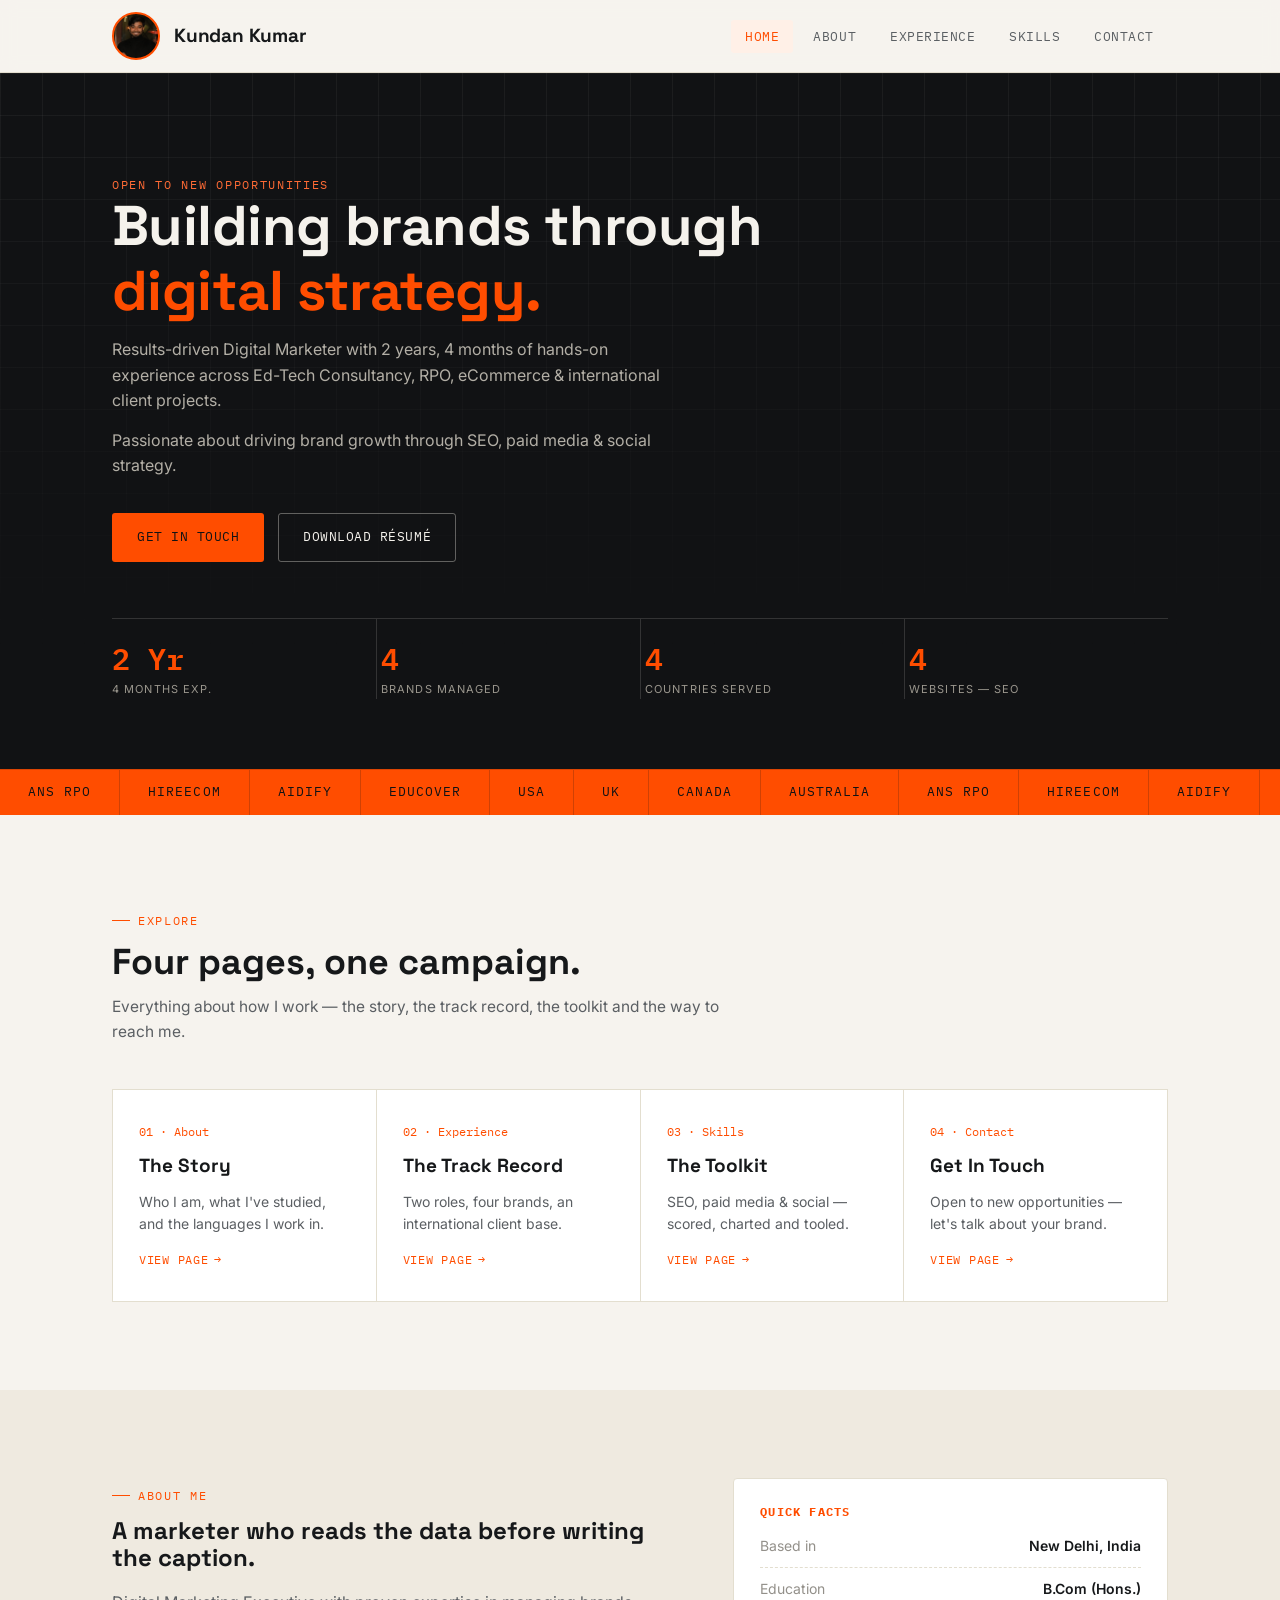
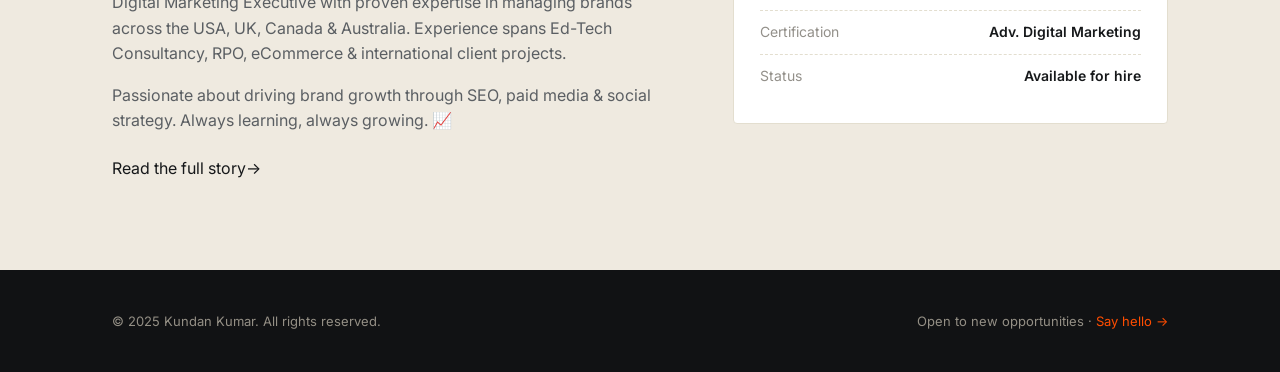
<file: index.html>
<!DOCTYPE html>
<html lang="en">
<head>
    <meta charset="UTF-8">
    <meta name="viewport" content="width=device-width, initial-scale=1.0">
    <title>Kundan Kumar — Digital Marketer</title>
    <meta name="description" content="Results-driven Digital Marketer specializing in SEO, paid media & social strategy across USA, UK, Canada & Australia.">
    <link rel="stylesheet" href="style.css">
</head>
<body>

    <!-- Navigation -->
    <nav class="navbar">
        <div class="wrap">
            <a href="index.html" class="logo-link">
                <span class="logo-mark">KK</span>
                <h1 class="logo">Kundan Kumar</h1>
            </a>

            <ul class="nav-links">
                <li><a href="index.html">Home</a></li>
                <li><a href="about.html">About</a></li>
                <li><a href="experience.html">Experience</a></li>
                <li><a href="skills.html">Skills</a></li>
                <li><a href="contact.html">Contact</a></li>
            </ul>

            <button class="nav-toggle" aria-label="Toggle menu">
                <span></span>
                <span></span>
                <span></span>
            </button>
        </div>
    </nav>

    <!-- Hero -->
    <header class="hero">
        <div class="hero-grid"></div>

        <div class="wrap">

            <div class="hero-header">
                <p class="hero-tag">Open to new opportunities</p>

                <h2>
                    Building brands through<br>
                    <span class="highlight">digital strategy.</span>
                </h2>

                <p class="hero-description">
                    Results-driven Digital Marketer with 2 years, 4 months of hands-on experience across
                    Ed-Tech Consultancy, RPO, eCommerce & international client projects.
                </p>

                <p class="hero-description">
                    Passionate about driving brand growth through SEO, paid media & social strategy.
                </p>
            </div>

            <div class="hero-buttons">

                <a href="contact.html" class="btn btn-primary">
                    Get In Touch
                </a>

                <a 
                    href="https://drive.google.com/file/d/1Gyb5WB1WxGmtBwsgytY5Z9ROJRUYP5k7/view?usp=sharing"
                    class="btn btn-secondary"
                    target="_blank"
                    rel="noopener"
                >
                    Download Résumé
                </a>

            </div>

            <div class="stats-inline">

                <div class="stat">
                    <h3>2 Yr</h3>
                    <p>4 MONTHS EXP.</p>
                </div>

                <div class="stat">
                    <h3>4</h3>
                    <p>BRANDS MANAGED</p>
                </div>

                <div class="stat">
                    <h3>4</h3>
                    <p>COUNTRIES SERVED</p>
                </div>

                <div class="stat">
                    <h3>4</h3>
                    <p>WEBSITES — SEO</p>
                </div>

            </div>

        </div>

        <div class="ticker">
            <div class="ticker-track">

                <span>ANS RPO</span>
                <span>HIREECOM</span>
                <span>AIDIFY</span>
                <span>EDUCOVER</span>
                <span>USA</span>
                <span>UK</span>
                <span>CANADA</span>
                <span>AUSTRALIA</span>

                <span>ANS RPO</span>
                <span>HIREECOM</span>
                <span>AIDIFY</span>
                <span>EDUCOVER</span>
                <span>USA</span>
                <span>UK</span>
                <span>CANADA</span>
                <span>AUSTRALIA</span>

            </div>
        </div>

    </header>

    <!-- Hub: links out to the four detail pages -->
    <section class="block">

        <div class="wrap">

            <div class="block-head">

                <span class="eyebrow">Explore</span>

                <h2>Four pages, one campaign.</h2>

                <p>
                    Everything about how I work — the story, the track record,
                    the toolkit and the way to reach me.
                </p>

            </div>

            <div class="hub-grid">

                <a class="hub-card" href="about.html">

                    <span class="num">01 · About</span>

                    <h3>The Story</h3>

                    <p>
                        Who I am, what I've studied, and the languages I work in.
                    </p>

                    <span class="go">
                        View page <span class="arrow">→</span>
                    </span>

                </a>

                <a class="hub-card" href="experience.html">

                    <span class="num">02 · Experience</span>

                    <h3>The Track Record</h3>

                    <p>
                        Two roles, four brands, an international client base.
                    </p>

                    <span class="go">
                        View page <span class="arrow">→</span>
                    </span>

                </a>

                <a class="hub-card" href="skills.html">

                    <span class="num">03 · Skills</span>

                    <h3>The Toolkit</h3>

                    <p>
                        SEO, paid media & social — scored, charted and tooled.
                    </p>

                    <span class="go">
                        View page <span class="arrow">→</span>
                    </span>

                </a>

                <a class="hub-card" href="contact.html">

                    <span class="num">04 · Contact</span>

                    <h3>Get In Touch</h3>

                    <p>
                        Open to new opportunities — let's talk about your brand.
                    </p>

                    <span class="go">
                        View page <span class="arrow">→</span>
                    </span>

                </a>

            </div>

        </div>

    </section>

    <!-- About snapshot -->
    <section class="block alt">

        <div class="wrap about-layout">

            <div class="about-copy">

                <span class="eyebrow">About me</span>

                <h2 style="margin-top:12px;">
                    A marketer who reads the data before writing the caption.
                </h2>

                <p style="margin-top:18px;">
                    Digital Marketing Executive with proven expertise in managing brands across the USA, UK,
                    Canada & Australia. Experience spans Ed-Tech Consultancy, RPO, eCommerce & international
                    client projects.
                </p>

                <p>
                    Passionate about driving brand growth through SEO, paid media & social strategy.
                    Always learning, always growing. 📈
                </p>

                <a href="about.html" class="go" style="margin-top:6px; display:inline-flex;">
                    Read the full story <span class="arrow">→</span>
                </a>

            </div>

            <div>

                <div class="side-card">

                    <h4>Quick Facts</h4>

                    <div class="detail-row">
                        <span class="k">Based in</span>
                        <span class="v">New Delhi, India</span>
                    </div>

                    <div class="detail-row">
                        <span class="k">Education</span>
                        <span class="v">B.Com (Hons.)</span>
                    </div>

                    <div class="detail-row">
                        <span class="k">Certification</span>
                        <span class="v">Adv. Digital Marketing</span>
                    </div>

                    <div class="detail-row">
                        <span class="k">Status</span>
                        <span class="v">Available for hire</span>
                    </div>

                </div>

            </div>

        </div>

    </section>

    <!-- Footer -->
    <footer>

        <div class="wrap">

            <p>
                &copy; 2025 Kundan Kumar. All rights reserved.
            </p>

            <p>
                Open to new opportunities ·
                <a href="contact.html">Say hello →</a>
            </p>

        </div>

    </footer>

    <script src="script.js"></script>

</body>
</html>
</file>
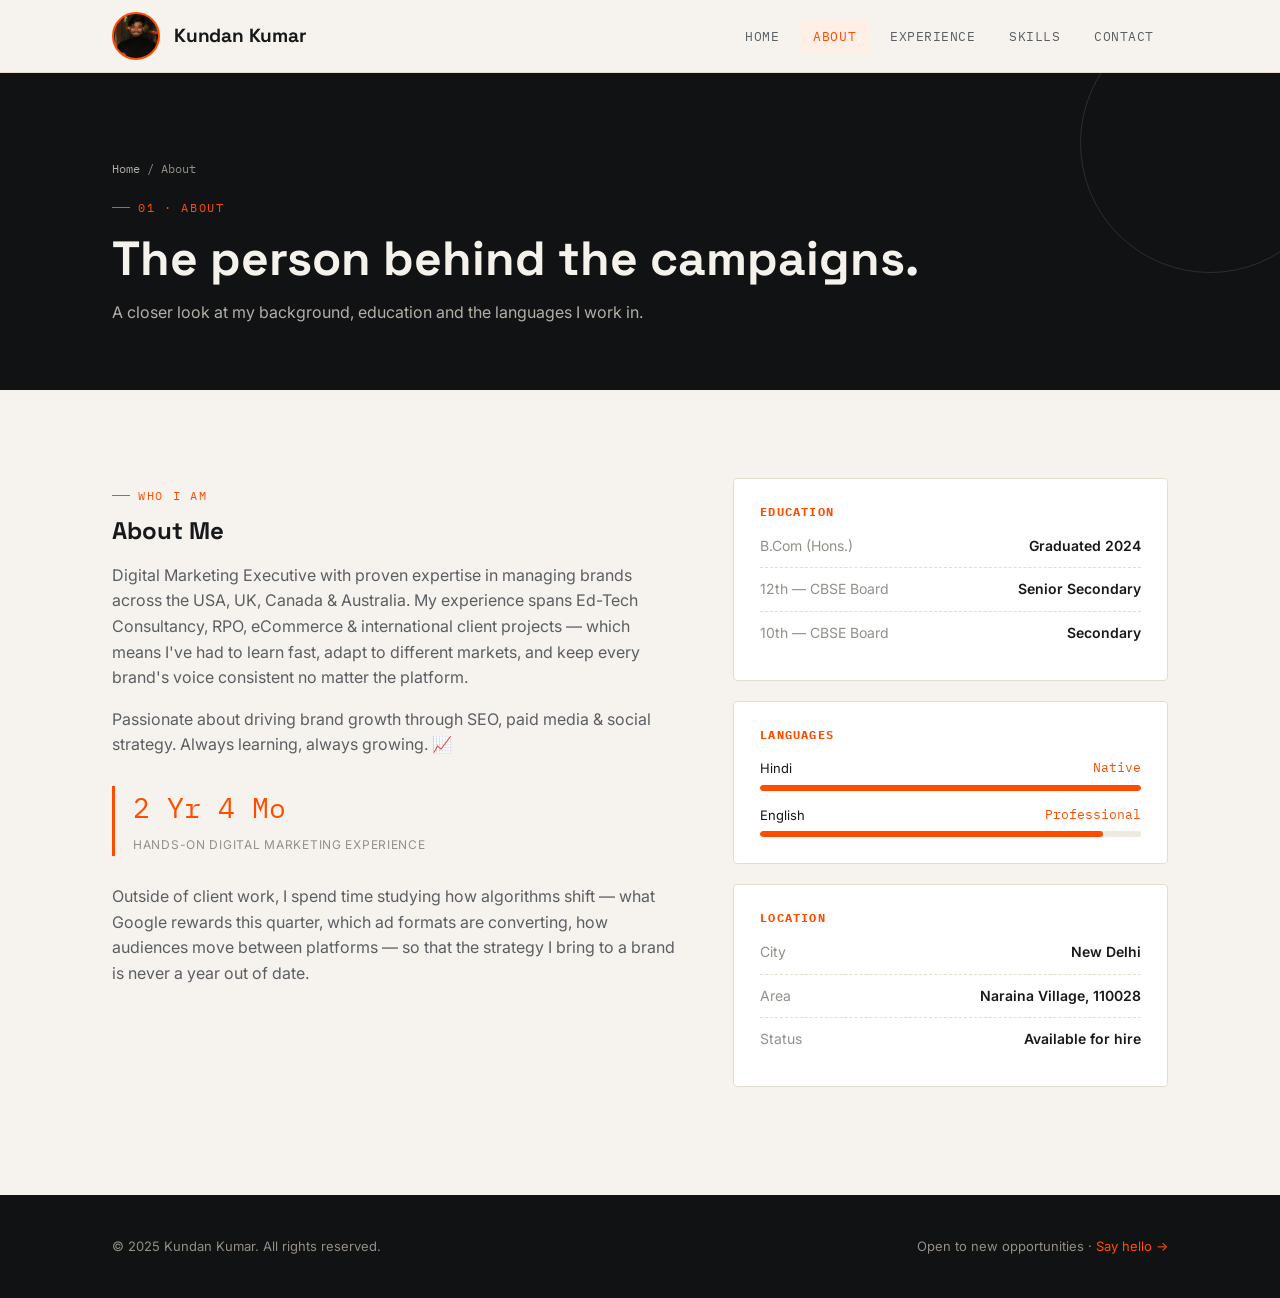
<file: about.html>
<!DOCTYPE html>
<html lang="en">
<head>
    <meta charset="UTF-8">
    <meta name="viewport" content="width=device-width, initial-scale=1.0">
    <title>About — Kundan Kumar</title>
    <link rel="stylesheet" href="style.css">
</head>
<body>

    <nav class="navbar">
        <div class="wrap">
            <a href="index.html" class="logo-link">
                <span class="logo-mark">KK</span>
                <h1 class="logo">Kundan Kumar</h1>
            </a>
            <ul class="nav-links">
                <li><a href="index.html">Home</a></li>
                <li><a href="about.html">About</a></li>
                <li><a href="experience.html">Experience</a></li>
                <li><a href="skills.html">Skills</a></li>
                <li><a href="contact.html">Contact</a></li>
            </ul>
            <button class="nav-toggle" aria-label="Toggle menu"><span></span><span></span><span></span></button>
        </div>
    </nav>

    <header class="page-header">
        <div class="wrap">
            <p class="crumb"><a href="index.html">Home</a> / About</p>
            <span class="eyebrow">01 · About</span>
            <h1>The person behind the campaigns.</h1>
            <p class="lede">A closer look at my background, education and the languages I work in.</p>
        </div>
    </header>

    <section class="block">
        <div class="wrap about-layout">

            <div class="about-copy">
                <span class="eyebrow">Who I am</span>
                <h2 style="margin-top:12px;">About Me</h2>
                <p style="margin-top:18px;">
                    Digital Marketing Executive with proven expertise in managing brands across the USA, UK,
                    Canada & Australia. My experience spans Ed-Tech Consultancy, RPO, eCommerce & international
                    client projects — which means I've had to learn fast, adapt to different markets, and keep
                    every brand's voice consistent no matter the platform.
                </p>
                <p>
                    Passionate about driving brand growth through SEO, paid media & social strategy. Always
                    learning, always growing. 📈
                </p>

                <div class="pull-figure">
                    <span class="n">2 Yr 4 Mo</span>
                    <span class="l">Hands-on digital marketing experience</span>
                </div>

                <p>
                    Outside of client work, I spend time studying how algorithms shift — what Google rewards
                    this quarter, which ad formats are converting, how audiences move between platforms — so
                    that the strategy I bring to a brand is never a year out of date.
                </p>
            </div>

            <div>
                <div class="side-card">
                    <h4>Education</h4>
                    <div class="detail-row"><span class="k">B.Com (Hons.)</span><span class="v">Graduated 2024</span></div>
                    <div class="detail-row"><span class="k">12th — CBSE Board</span><span class="v">Senior Secondary</span></div>
                    <div class="detail-row"><span class="k">10th — CBSE Board</span><span class="v">Secondary</span></div>
                </div>

                <div class="side-card">
                    <h4>Languages</h4>
                    <div class="lang-bar-row">
                        <div class="lbl"><span>Hindi</span><span class="pct">Native</span></div>
                        <div class="lang-track"><div class="lang-fill" data-fill="100" style="width:0"></div></div>
                    </div>
                    <div class="lang-bar-row">
                        <div class="lbl"><span>English</span><span class="pct">Professional</span></div>
                        <div class="lang-track"><div class="lang-fill" data-fill="90" style="width:0"></div></div>
                    </div>
                </div>

                <div class="side-card">
                    <h4>Location</h4>
                    <div class="detail-row"><span class="k">City</span><span class="v">New Delhi</span></div>
                    <div class="detail-row"><span class="k">Area</span><span class="v">Naraina Village, 110028</span></div>
                    <div class="detail-row"><span class="k">Status</span><span class="v">Available for hire</span></div>
                </div>
            </div>

        </div>
    </section>

    <footer>
        <div class="wrap">
            <p>&copy; 2025 Kundan Kumar. All rights reserved.</p>
            <p>Open to new opportunities · <a href="contact.html">Say hello →</a></p>
        </div>
    </footer>

    <script src="script.js"></script>
</body>
</html>
</file>
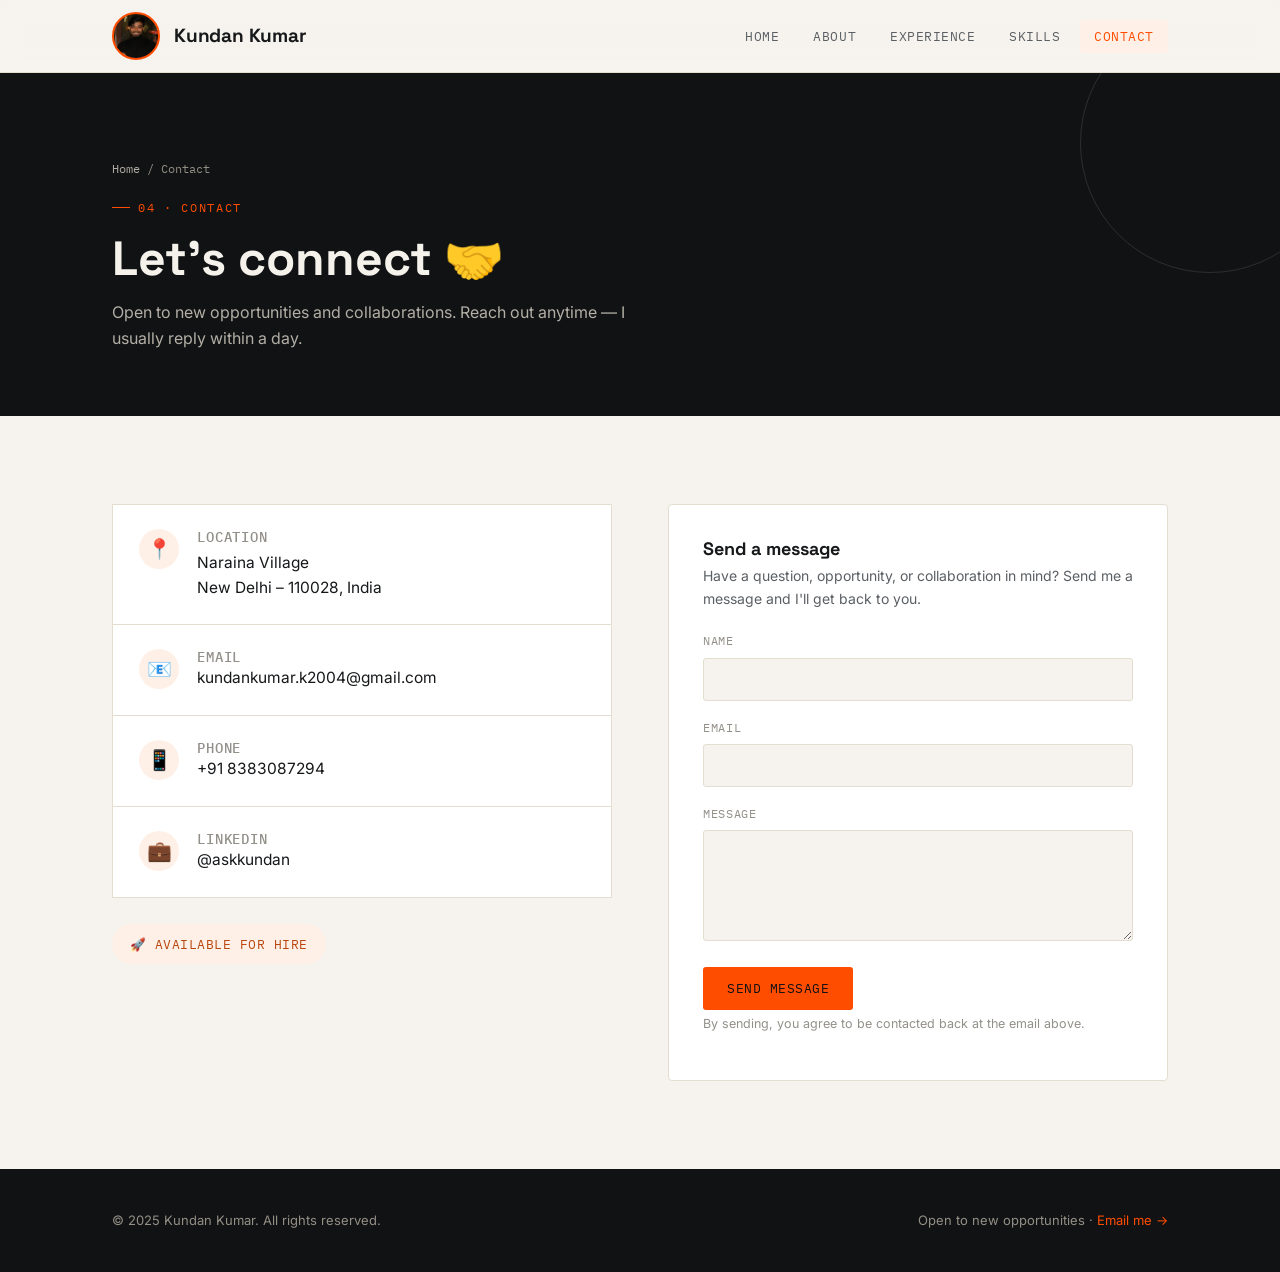
<file: contact.html>
<!DOCTYPE html>
<html lang="en">
<head>
    <meta charset="UTF-8">
    <meta name="viewport" content="width=device-width, initial-scale=1.0">
    <title>Contact — Kundan Kumar</title>
    <link rel="stylesheet" href="style.css">
</head>
<body>

    <nav class="navbar">
        <div class="wrap">
            <a href="index.html" class="logo-link">
                <span class="logo-mark">KK</span>
                <h1 class="logo">Kundan Kumar</h1>
            </a>
            <ul class="nav-links">
                <li><a href="index.html">Home</a></li>
                <li><a href="about.html">About</a></li>
                <li><a href="experience.html">Experience</a></li>
                <li><a href="skills.html">Skills</a></li>
                <li><a href="contact.html">Contact</a></li>
            </ul>
            <button class="nav-toggle" aria-label="Toggle menu">
                <span></span><span></span><span></span>
            </button>
        </div>
    </nav>

    <header class="page-header">
        <div class="wrap">
            <p class="crumb"><a href="index.html">Home</a> / Contact</p>
            <span class="eyebrow">04 · Contact</span>
            <h1>Let's connect 🤝</h1>
            <p class="lede">Open to new opportunities and collaborations. Reach out anytime — I usually reply within a day.</p>
        </div>
    </header>

    <section class="block">
        <div class="wrap contact-layout">

            <div>
                <div class="contact-grid">

                    <div class="contact-item-main">
                        <span class="contact-icon-main">📍</span>
                        <div>
                            <h3>Location</h3>
                            <p>Naraina Village<br>New Delhi – 110028, India</p>
                        </div>
                    </div>

                    <div class="contact-item-main">
                        <span class="contact-icon-main">📧</span>
                        <div>
                            <h3>Email</h3>
                            <a href="mailto:kundankumar.k2004@gmail.com">
                                kundankumar.k2004@gmail.com
                            </a>
                        </div>
                    </div>

                    <div class="contact-item-main">
                        <span class="contact-icon-main">📱</span>
                        <div>
                            <h3>Phone</h3>
                            <a href="tel:+918383087294">+91 8383087294</a>
                        </div>
                    </div>

                    <div class="contact-item-main">
                        <span class="contact-icon-main">💼</span>
                        <div>
                            <h3>LinkedIn</h3>
                            <a href="https://www.linkedin.com/in/askkundan/" target="_blank" rel="noopener">
                                @askkundan
                            </a>
                        </div>
                    </div>

                </div>

                <div class="available-badge">
                    <span>🚀</span> Available for Hire
                </div>
            </div>

            <div class="form-card">
                <h3>Send a message</h3>

                <p>Have a question, opportunity, or collaboration in mind? Send me a message and I'll get back to you.</p>

                <form action="https://formspree.io/f/xppayvrb" method="POST" id="contact-form">

                    <div class="field">
                        <label for="name">Name</label>
                        <input type="text" id="name" name="name" required>
                    </div>

                    <div class="field">
                        <label for="email">Email</label>
                        <input type="email" id="email" name="email" required>
                    </div>

                    <div class="field">
                        <label for="message">Message</label>
                        <textarea id="message" name="message" rows="5" required></textarea>
                    </div>

                    <button type="submit" class="btn btn-primary" style="border:none; cursor:pointer;">
                        Send Message
                    </button>

                    <p class="form-note">
                        By sending, you agree to be contacted back at the email above.
                    </p>

                </form>
            </div>

        </div>
    </section>

    <footer>
        <div class="wrap">
            <p>&copy; 2025 Kundan Kumar. All rights reserved.</p>
            <p>
                Open to new opportunities ·
                <a href="mailto:kundankumar.k2004@gmail.com">Email me →</a>
            </p>
        </div>
    </footer>

    <script src="script.js"></script>
</body>
</html>
</file>
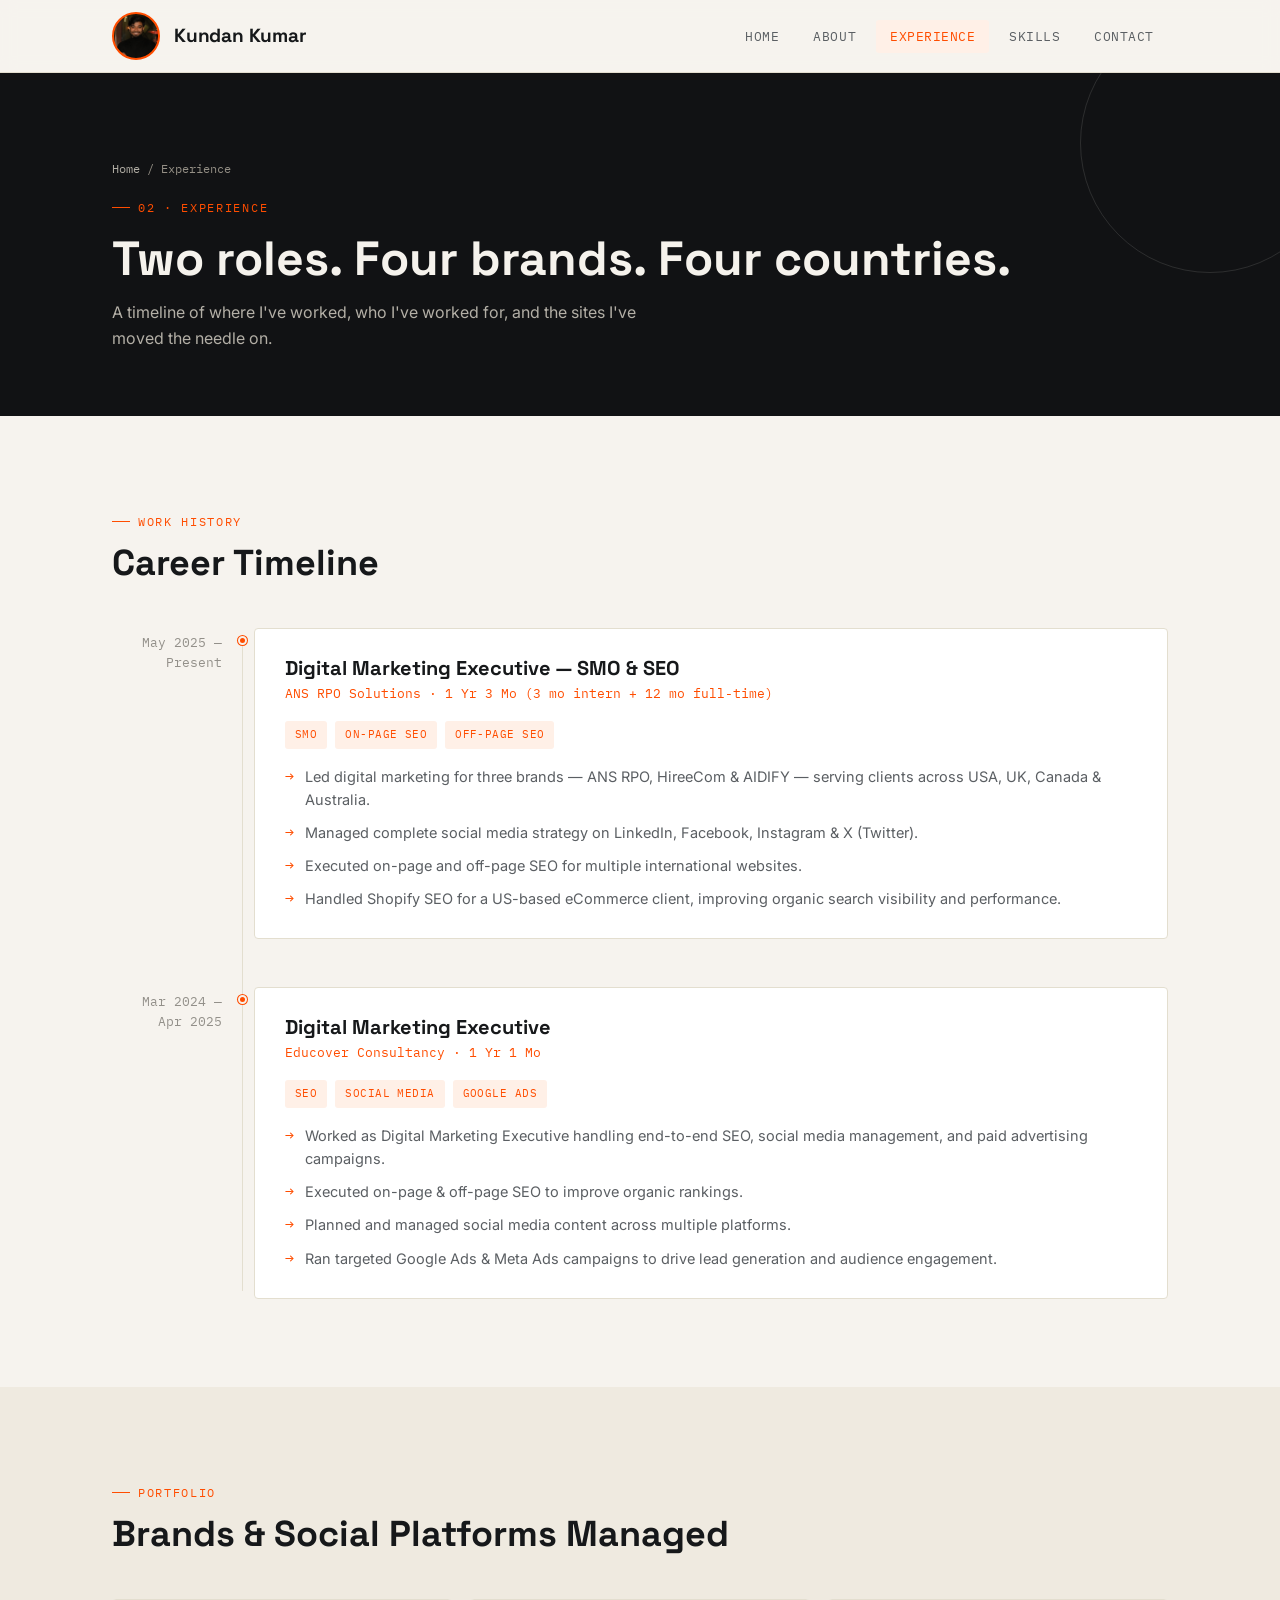
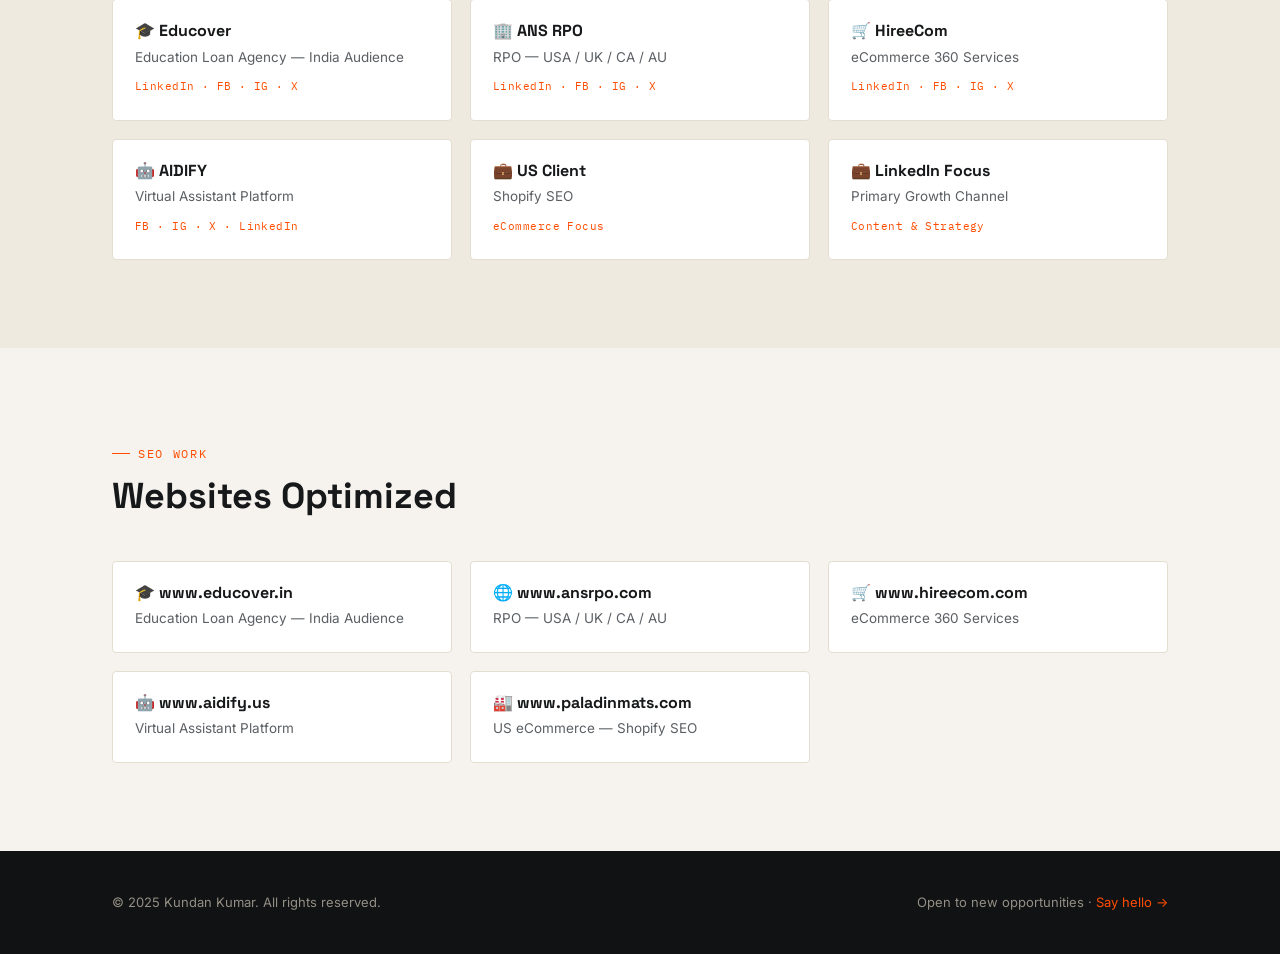
<file: experience.html>
<!DOCTYPE html>
<html lang="en">
<head>
    <meta charset="UTF-8">
    <meta name="viewport" content="width=device-width, initial-scale=1.0">
    <title>Experience — Kundan Kumar</title>
    <link rel="stylesheet" href="style.css">
</head>
<body>

    <nav class="navbar">
        <div class="wrap">
            <a href="index.html" class="logo-link">
                <span class="logo-mark">KK</span>
                <h1 class="logo">Kundan Kumar</h1>
            </a>
            <ul class="nav-links">
                <li><a href="index.html">Home</a></li>
                <li><a href="about.html">About</a></li>
                <li><a href="experience.html">Experience</a></li>
                <li><a href="skills.html">Skills</a></li>
                <li><a href="contact.html">Contact</a></li>
            </ul>
            <button class="nav-toggle" aria-label="Toggle menu"><span></span><span></span><span></span></button>
        </div>
    </nav>

    <header class="page-header">
        <div class="wrap">
            <p class="crumb"><a href="index.html">Home</a> / Experience</p>
            <span class="eyebrow">02 · Experience</span>
            <h1>Two roles. Four brands. Four countries.</h1>
            <p class="lede">A timeline of where I've worked, who I've worked for, and the sites I've moved the needle on.</p>
        </div>
    </header>

    <section class="block">
        <div class="wrap">
            <div class="block-head">
                <span class="eyebrow">Work history</span>
                <h2>Career Timeline</h2>
            </div>

            <div class="timeline">

                <div class="tl-item">
                    <div class="tl-date">May 2025 —<br>Present</div>
                    <div class="tl-dot"></div>
                    <div class="tl-card">
                        <h3>Digital Marketing Executive — SMO &amp; SEO</h3>
                        <p class="company-name">ANS RPO Solutions · 1 Yr 3 Mo (3 mo intern + 12 mo full-time)</p>
                        <div class="badge-row">
                            <span class="badge">SMO</span>
                            <span class="badge">On-Page SEO</span>
                            <span class="badge">Off-Page SEO</span>
                        </div>
                        <ul>
                            <li>Led digital marketing for three brands — ANS RPO, HireeCom &amp; AIDIFY — serving clients across USA, UK, Canada &amp; Australia.</li>
                            <li>Managed complete social media strategy on LinkedIn, Facebook, Instagram &amp; X (Twitter).</li>
                            <li>Executed on-page and off-page SEO for multiple international websites.</li>
                            <li>Handled Shopify SEO for a US-based eCommerce client, improving organic search visibility and performance.</li>
                        </ul>
                    </div>
                </div>

                <div class="tl-item">
                    <div class="tl-date">Mar 2024 —<br>Apr 2025</div>
                    <div class="tl-dot"></div>
                    <div class="tl-card">
                        <h3>Digital Marketing Executive</h3>
                        <p class="company-name">Educover Consultancy · 1 Yr 1 Mo</p>
                        <div class="badge-row">
                            <span class="badge">SEO</span>
                            <span class="badge">Social Media</span>
                            <span class="badge">Google Ads</span>
                        </div>
                        <ul>
                            <li>Worked as Digital Marketing Executive handling end-to-end SEO, social media management, and paid advertising campaigns.</li>
                            <li>Executed on-page &amp; off-page SEO to improve organic rankings.</li>
                            <li>Planned and managed social media content across multiple platforms.</li>
                            <li>Ran targeted Google Ads &amp; Meta Ads campaigns to drive lead generation and audience engagement.</li>
                        </ul>
                    </div>
                </div>

            </div>
        </div>
    </section>

    <section class="block alt">
        <div class="wrap">
            <div class="block-head">
                <span class="eyebrow">Portfolio</span>
                <h2>Brands &amp; Social Platforms Managed</h2>
            </div>
            <div class="grid-4">
                <div class="tile"><h3>🎓 Educover</h3><p>Education Loan Agency — India Audience</p><span class="tag">LinkedIn · FB · IG · X</span></div>
                <div class="tile"><h3>🏢 ANS RPO</h3><p>RPO — USA / UK / CA / AU</p><span class="tag">LinkedIn · FB · IG · X</span></div>
                <div class="tile"><h3>🛒 HireeCom</h3><p>eCommerce 360 Services</p><span class="tag">LinkedIn · FB · IG · X</span></div>
                <div class="tile"><h3>🤖 AIDIFY</h3><p>Virtual Assistant Platform</p><span class="tag">FB · IG · X · LinkedIn</span></div>
                <div class="tile"><h3>💼 US Client</h3><p>Shopify SEO</p><span class="tag">eCommerce Focus</span></div>
                <div class="tile"><h3>💼 LinkedIn Focus</h3><p>Primary Growth Channel</p><span class="tag">Content &amp; Strategy</span></div>
            </div>
        </div>
    </section>

    <section class="block">
        <div class="wrap">
            <div class="block-head">
                <span class="eyebrow">SEO work</span>
                <h2>Websites Optimized</h2>
            </div>
            <div class="grid-4">
                <div class="tile"><h3>🎓 www.educover.in</h3><p>Education Loan Agency — India Audience</p></div>
                <div class="tile"><h3>🌐 www.ansrpo.com</h3><p>RPO — USA / UK / CA / AU</p></div>
                <div class="tile"><h3>🛒 www.hireecom.com</h3><p>eCommerce 360 Services</p></div>
                <div class="tile"><h3>🤖 www.aidify.us</h3><p>Virtual Assistant Platform</p></div>
                <div class="tile"><h3>🏭 www.paladinmats.com</h3><p>US eCommerce — Shopify SEO</p></div>
            </div>
        </div>
    </section>

    <footer>
        <div class="wrap">
            <p>&copy; 2025 Kundan Kumar. All rights reserved.</p>
            <p>Open to new opportunities · <a href="contact.html">Say hello →</a></p>
        </div>
    </footer>

    <script src="script.js"></script>
</body>
</html>
</file>
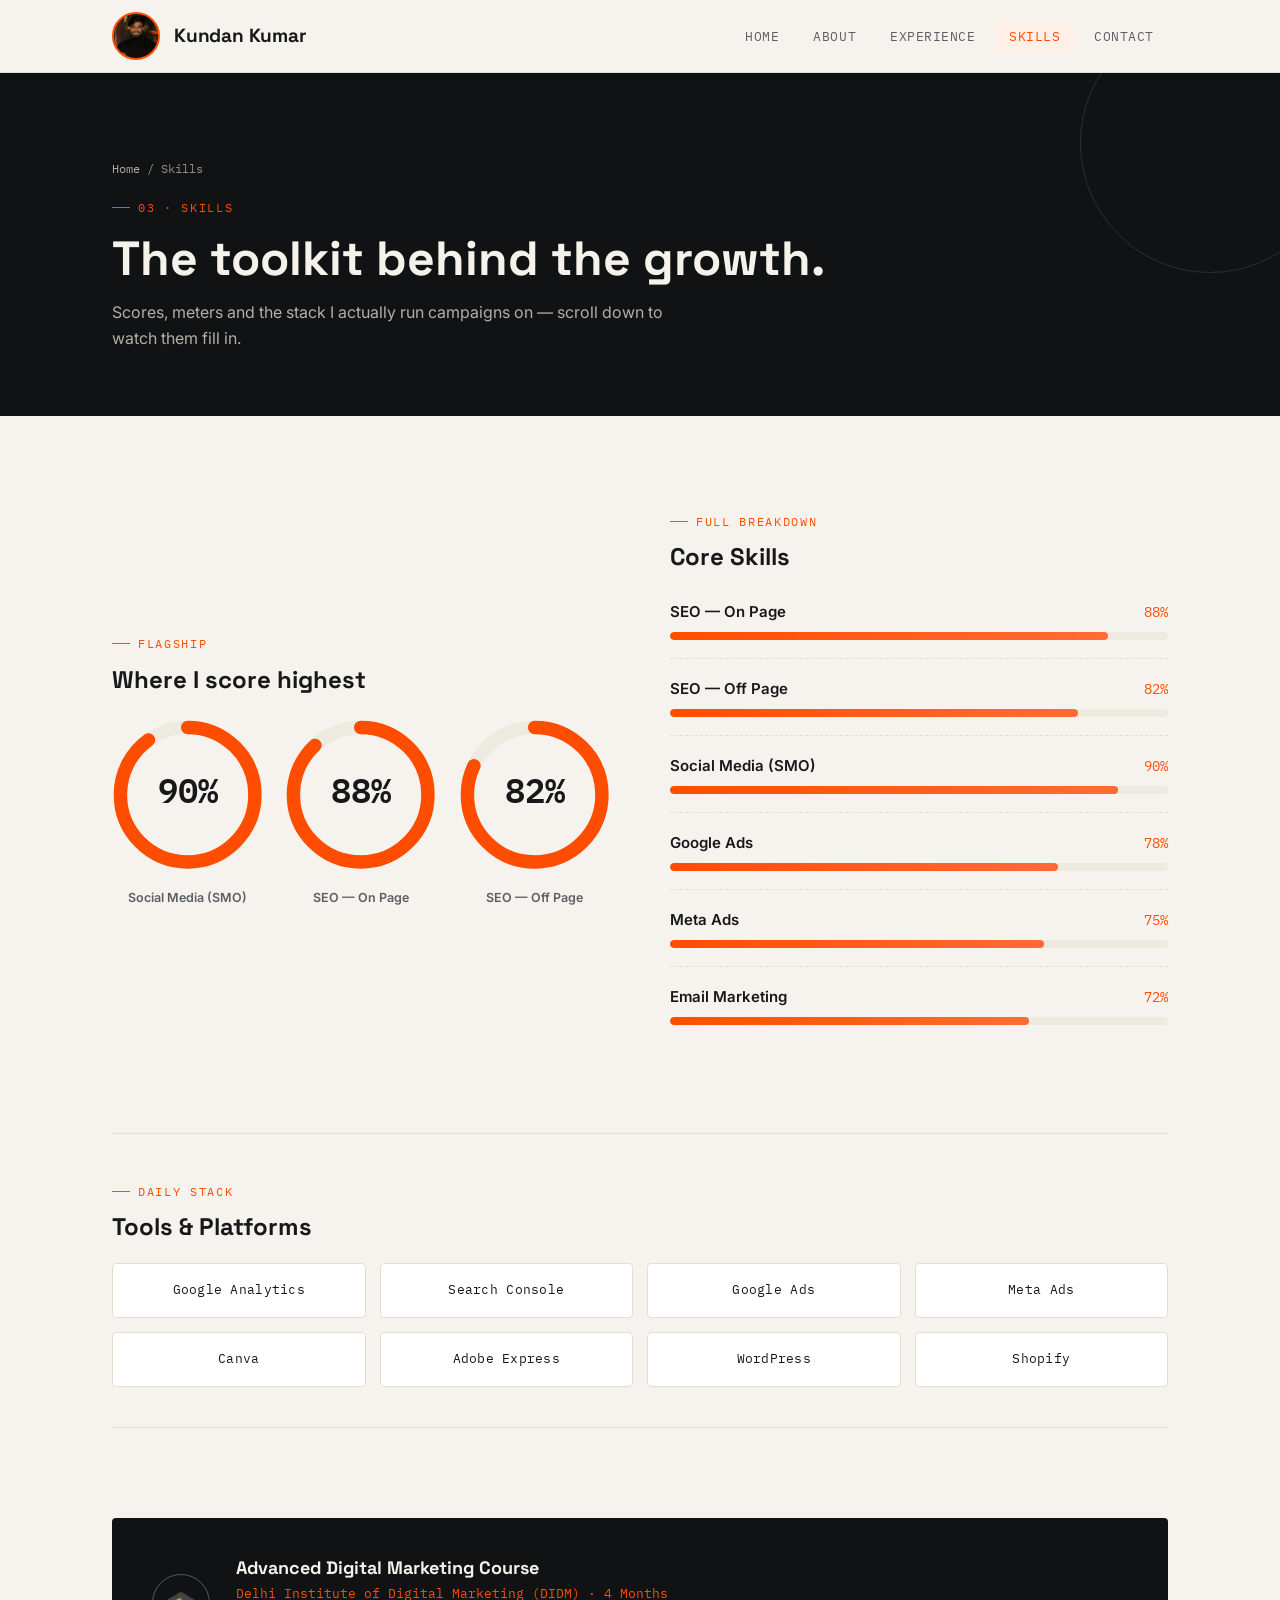
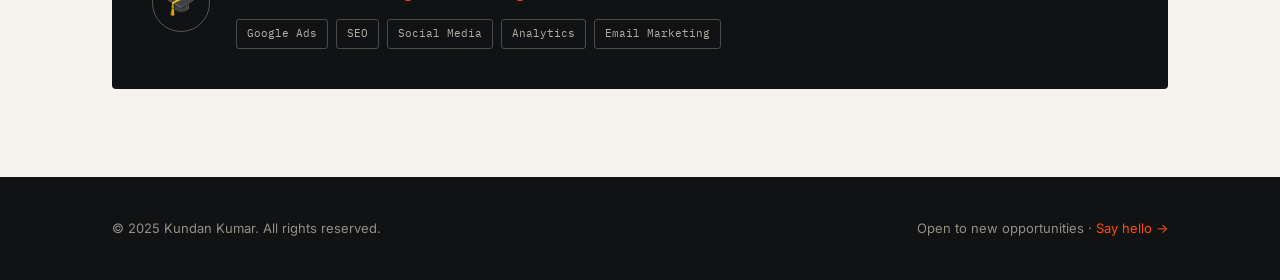
<file: skills.html>
<!DOCTYPE html>
<html lang="en">
<head>
    <meta charset="UTF-8">
    <meta name="viewport" content="width=device-width, initial-scale=1.0">
    <title>Skills — Kundan Kumar</title>
    <link rel="stylesheet" href="style.css">
</head>
<body>

    <nav class="navbar">
        <div class="wrap">
            <a href="index.html" class="logo-link">
                <span class="logo-mark">KK</span>
                <h1 class="logo">Kundan Kumar</h1>
            </a>
            <ul class="nav-links">
                <li><a href="index.html">Home</a></li>
                <li><a href="about.html">About</a></li>
                <li><a href="experience.html">Experience</a></li>
                <li><a href="skills.html">Skills</a></li>
                <li><a href="contact.html">Contact</a></li>
            </ul>
            <button class="nav-toggle" aria-label="Toggle menu"><span></span><span></span><span></span></button>
        </div>
    </nav>

    <header class="page-header">
        <div class="wrap">
            <p class="crumb"><a href="index.html">Home</a> / Skills</p>
            <span class="eyebrow">03 · Skills</span>
            <h1>The toolkit behind the growth.</h1>
            <p class="lede">Scores, meters and the stack I actually run campaigns on — scroll down to watch them fill in.</p>
        </div>
    </header>

    <section class="block">
        <div class="wrap">

            <div class="skills-hero">
                <!-- Radial dials: the three flagship skills -->
                <div>
                    <span class="eyebrow">Flagship</span>
                    <h2 style="margin-top:12px; margin-bottom:26px;">Where I score highest</h2>
                    <div class="dial-wrap">

                        <div class="dial">
                            <svg viewBox="0 0 90 90">
                                <circle class="dial-ring-bg" cx="45" cy="45" r="40"/>
                                <circle class="dial-ring" data-fill="90" cx="45" cy="45" r="40"/>
                                <text x="45" y="50" text-anchor="middle" class="dial-pct" data-count="90" data-suffix="%">0%</text>
                            </svg>
                            <p class="dial-label">Social Media (SMO)</p>
                        </div>

                        <div class="dial">
                            <svg viewBox="0 0 90 90">
                                <circle class="dial-ring-bg" cx="45" cy="45" r="40"/>
                                <circle class="dial-ring" data-fill="88" cx="45" cy="45" r="40"/>
                                <text x="45" y="50" text-anchor="middle" class="dial-pct" data-count="88" data-suffix="%">0%</text>
                            </svg>
                            <p class="dial-label">SEO — On Page</p>
                        </div>

                        <div class="dial">
                            <svg viewBox="0 0 90 90">
                                <circle class="dial-ring-bg" cx="45" cy="45" r="40"/>
                                <circle class="dial-ring" data-fill="82" cx="45" cy="45" r="40"/>
                                <text x="45" y="50" text-anchor="middle" class="dial-pct" data-count="82" data-suffix="%">0%</text>
                            </svg>
                            <p class="dial-label">SEO — Off Page</p>
                        </div>

                    </div>
                </div>

                <!-- Linear meters: the full skill set -->
                <div>
                    <span class="eyebrow">Full breakdown</span>
                    <h2 style="margin-top:12px; margin-bottom:6px;">Core Skills</h2>
                    <div class="metric-list">

                        <div class="metric-row">
                            <div class="metric-top"><span class="name">SEO — On Page</span><span class="val">88%</span></div>
                            <div class="meter"><div class="meter-fill" data-fill="88"></div></div>
                        </div>
                        <div class="metric-row">
                            <div class="metric-top"><span class="name">SEO — Off Page</span><span class="val">82%</span></div>
                            <div class="meter"><div class="meter-fill" data-fill="82"></div></div>
                        </div>
                        <div class="metric-row">
                            <div class="metric-top"><span class="name">Social Media (SMO)</span><span class="val">90%</span></div>
                            <div class="meter"><div class="meter-fill" data-fill="90"></div></div>
                        </div>
                        <div class="metric-row">
                            <div class="metric-top"><span class="name">Google Ads</span><span class="val">78%</span></div>
                            <div class="meter"><div class="meter-fill" data-fill="78"></div></div>
                        </div>
                        <div class="metric-row">
                            <div class="metric-top"><span class="name">Meta Ads</span><span class="val">75%</span></div>
                            <div class="meter"><div class="meter-fill" data-fill="75"></div></div>
                        </div>
                        <div class="metric-row">
                            <div class="metric-top"><span class="name">Email Marketing</span><span class="val">72%</span></div>
                            <div class="meter"><div class="meter-fill" data-fill="72"></div></div>
                        </div>

                    </div>
                </div>
            </div>

            <!-- Tools & platforms -->
            <div class="tools-marquee-wrap">
                <span class="eyebrow">Daily stack</span>
                <h2 style="margin-top:12px; margin-bottom:22px;">Tools &amp; Platforms</h2>
                <div class="tools-grid">
                    <div class="tool-chip">Google Analytics</div>
                    <div class="tool-chip">Search Console</div>
                    <div class="tool-chip">Google Ads</div>
                    <div class="tool-chip">Meta Ads</div>
                    <div class="tool-chip">Canva</div>
                    <div class="tool-chip">Adobe Express</div>
                    <div class="tool-chip">WordPress</div>
                    <div class="tool-chip">Shopify</div>
                </div>
            </div>

            <!-- Certification -->
            <div class="cert-strip">
                <div class="cert-icn">🎓</div>
                <div>
                    <h3>Advanced Digital Marketing Course</h3>
                    <p class="org">Delhi Institute of Digital Marketing (DIDM) · 4 Months</p>
                    <div class="cert-tags">
                        <span>Google Ads</span>
                        <span>SEO</span>
                        <span>Social Media</span>
                        <span>Analytics</span>
                        <span>Email Marketing</span>
                    </div>
                </div>
            </div>

        </div>
    </section>

    <footer>
        <div class="wrap">
            <p>&copy; 2025 Kundan Kumar. All rights reserved.</p>
            <p>Open to new opportunities · <a href="contact.html">Say hello →</a></p>
        </div>
    </footer>

    <script src="script.js"></script>
</body>
</html>
</file>
<file: style.css>
/* ==========================================================================
   Kundan Kumar — Digital Marketer Portfolio
   Design direction: "Growth Ledger" — a media-planner's paper ledger meets
   a campaign dashboard. Warm paper surface, deep growth-green ink, mustard
   highlight for performance callouts, monospace figures for anything that
   looks like a metric (percentages, counts, dates).
   ========================================================================== */

@import url('https://fonts.googleapis.com/css2?family=Space+Grotesk:wght@500;600;700&family=Inter:wght@400;500;600;700&family=IBM+Plex+Mono:wght@500;600&display=swap');

:root{
  --bg:            #F6F3EE;
  --bg-soft:       #EFEAE0;
  --card:          #FFFFFF;
  --ink:           #16181A;
  --ink-soft:      #5B5F63;
  --ink-faint:     #93908A;
  --line:          #E3DECF;
  --accent:        #FF4D00;
  --accent-bright: #FF6B35;
  --accent-wash:   #FFF0E7;
  --gold:          #FF4D00;
  --gold-wash:     #FFF0E7;
  --ink-dark:      #111214;
  --bg-dark:       #111214;

  --font-display: 'Space Grotesk', sans-serif;
  --font-body:    'Inter', sans-serif;
  --font-mono:    'IBM Plex Mono', monospace;

  --radius: 4px;
  --container: 1120px;
}

*, *::before, *::after{ box-sizing: border-box; }

html{ scroll-behavior: smooth; }

body{
  margin: 0;
  background: var(--bg);
  color: var(--ink);
  font-family: var(--font-body);
  font-size: 16px;
  line-height: 1.6;
  -webkit-font-smoothing: antialiased;
}

img{
  max-width: 100%;
  display: block;
}

a{
  color: inherit;
  text-decoration: none;
}

ul{
  list-style: none;
  margin: 0;
  padding: 0;
}

h1,h2,h3,h4{
  font-family: var(--font-display);
  margin: 0;
  line-height: 1.15;
}

.wrap{
  max-width: var(--container);
  margin: 0 auto;
  padding: 0 32px;
}

:focus-visible{
  outline: 2px solid var(--accent);
  outline-offset: 3px;
}

/* ---------- eyebrow / mono labels ---------- */

.eyebrow{
  font-family: var(--font-mono);
  font-size: 12px;
  letter-spacing: .14em;
  text-transform: uppercase;
  color: var(--accent);
  display: inline-flex;
  align-items: center;
  gap: 8px;
}

.eyebrow::before{
  content: "";
  width: 18px;
  height: 1px;
  background: var(--accent);
  display: inline-block;
}

/* ==========================================================================
   Navbar
   ========================================================================== */

.navbar{
  position: sticky;
  top: 0;
  z-index: 100;
  background: rgba(246,243,238,.92);
  backdrop-filter: blur(8px);
  border-bottom: 1px solid var(--line);
}

.navbar .wrap{
  display: flex;
  align-items: center;
  justify-content: space-between;
  height: 72px;
}

/* Logo + profile photo */
.logo-link{
  display: flex;
  align-items: center;
  gap: 14px;
}

/* Profile photo */
.logo-mark{
  width: 48px;
  height: 48px;
  border-radius: 50%;
  border: 2px solid var(--gold);
  background-image: url("5.png");
  background-size: cover;
  background-position: center;
  background-repeat: no-repeat;

  /* Hide KK text */
  font-size: 0;
  padding: 0;
  display: inline-block;
  flex-shrink: 0;
}

.logo{
  font-size: 19px;
  font-weight: 700;
  letter-spacing: -0.01em;
}

.nav-links{
  display: flex;
  gap: 6px;
  align-items: center;
}

.nav-links a{
  font-family: var(--font-mono);
  font-size: 13px;
  letter-spacing: .04em;
  text-transform: uppercase;
  padding: 8px 14px;
  border-radius: 3px;
  color: var(--ink-soft);
  transition: color .15s ease, background .15s ease;
}

.nav-links a:hover{
  color: var(--ink);
  background: var(--bg-soft);
}

.nav-links a.active{
  color: var(--accent);
  background: var(--accent-wash);
}

.nav-toggle{
  display: none;
  flex-direction: column;
  gap: 4px;
  background: none;
  border: 1px solid var(--line);
  border-radius: 3px;
  padding: 9px 10px;
  cursor: pointer;
}

.nav-toggle span{
  width: 18px;
  height: 2px;
  background: var(--ink);
  display:block;
}

/* ==========================================================================
   Page header (used on inner pages)
   ========================================================================== */

.page-header{
  background: var(--ink-dark);
  color: var(--bg);
  padding: 64px 0 48px;
  position: relative;
  overflow: hidden;
}

.page-header::after{
  content: "";
  position: absolute;
  right: -60px;
  top: -60px;
  width: 260px;
  height: 260px;
  border: 1px solid rgba(245,242,236,.12);
  border-radius: 50%;
}

.page-header .eyebrow{
  color: var(--gold);
}

.page-header .eyebrow::before{
  background: var(--gold);
}

.page-header h1{
  font-size: clamp(32px, 5vw, 48px);
  margin-top: 14px;
  color: #F5F2EC;
}

.page-header p.lede{
  margin-top: 14px;
  max-width: 560px;
  color: #B3AFA6;
  font-size: 16px;
}

.crumb{
  font-family: var(--font-mono);
  font-size: 12px;
  color: #948F85;
  margin-top: 22px;
}

.crumb a{
  color: #B3AFA6;
}

.crumb a:hover{
  color: var(--gold);
}

/* ==========================================================================
   Hero (home page)
   ========================================================================== */

.hero{
  background: var(--ink-dark);
  color: var(--bg);
  padding: 84px 0 0;
  position: relative;
  overflow: hidden;
}

.hero .wrap{
  position: relative;
  z-index: 2;
  padding-bottom: 70px;
}

.hero-grid{
  position: absolute;
  inset: 0;
  background-image:
    linear-gradient(rgba(245,242,236,.05) 1px, transparent 1px),
    linear-gradient(90deg, rgba(245,242,236,.05) 1px, transparent 1px);
  background-size: 42px 42px;
  mask-image: linear-gradient(to bottom, black, transparent 80%);
}

.hero-header{
  max-width: 720px;
}

.hero-header h2{
  font-size: clamp(34px, 5.4vw, 56px);
  color: #F5F2EC;
  letter-spacing: -0.01em;
}

.hero-header .highlight{
  color: var(--gold);
}

.hero-tag{
  font-family: var(--font-mono);
  font-size: 12px;
  letter-spacing: .14em;
  text-transform: uppercase;
  color: var(--accent-bright);
  margin: 18px 0 0;
}

.hero-description{
  max-width: 560px;
  color: #B3AFA6;
  font-size: 16px;
  margin: 14px 0 0;
}

.hero-buttons{
  display: flex;
  gap: 14px;
  margin-top: 34px;
  flex-wrap: wrap;
}

.btn{
  font-family: var(--font-mono);
  font-size: 13px;
  letter-spacing: .04em;
  text-transform: uppercase;
  padding: 13px 24px;
  border-radius: 3px;
  border: 1px solid transparent;
  display: inline-flex;
  align-items: center;
  gap: 8px;
  transition: transform .15s ease, background .15s ease, border-color .15s ease, color .15s ease;
}

.btn-primary{
  background: var(--gold);
  color: var(--ink-dark);
}

.btn-primary:hover{
  background: #FF6B35;
  transform: translateY(-1px);
}

.btn-secondary{
  border-color: rgba(245,242,236,.35);
  color: #F5F2EC;
}

.btn-secondary:hover{
  border-color: var(--gold);
  color: var(--gold);
}

/* stats strip */

.stats-inline{
  display: grid;
  grid-template-columns: repeat(4, 1fr);
  margin-top: 56px;
  border-top: 1px solid rgba(245,242,236,.15);
}

.stat{
  padding: 22px 4px 0;
  border-left: 1px solid rgba(245,242,236,.15);
}

.stat:first-child{
  border-left: none;
  padding-left: 0;
}

.stat h3{
  font-family: var(--font-mono);
  font-size: 30px;
  color: var(--gold);
  font-weight: 600;
}

.stat p{
  font-size: 11px;
  letter-spacing: .1em;
  color: #9A968D;
  margin: 6px 0 0;
}

/* ---------- ticker (signature element) ---------- */

.ticker{
  background: var(--gold);
  color: var(--ink-dark);
  overflow: hidden;
  white-space: nowrap;
  position: relative;
  border-top: 1px solid rgba(17,18,20,.15);
}

.ticker-track{
  display: inline-flex;
  animation: ticker-scroll 26s linear infinite;
  will-change: transform;
}

.ticker-track span{
  font-family: var(--font-mono);
  font-size: 13px;
  letter-spacing: .08em;
  text-transform: uppercase;
  padding: 12px 28px;
  border-right: 1px solid rgba(17,18,20,.2);
}

@keyframes ticker-scroll{
  from{
    transform: translateX(0);
  }

  to{
    transform: translateX(-50%);
  }
}

@media (prefers-reduced-motion: reduce){
  .ticker-track{
    animation: none;
  }
}

/* ==========================================================================
   Section shell
   ========================================================================== */

section.block{
  padding: 88px 0;
}

section.block.alt{
  background: var(--bg-soft);
}

.block-head{
  margin-bottom: 44px;
  max-width: 620px;
}

.block-head h2{
  font-size: clamp(26px, 3.4vw, 36px);
  margin-top: 12px;
}

.block-head p{
  color: var(--ink-soft);
  margin-top: 12px;
  font-size: 15.5px;
}

/* ==========================================================================
   Home hub cards (link to sub-pages)
   ========================================================================== */

.hub-grid{
  display: grid;
  grid-template-columns: repeat(4, 1fr);
  gap: 1px;
  background: var(--line);
  border: 1px solid var(--line);
}

.hub-card{
  background: var(--card);
  padding: 32px 26px;
  display: flex;
  flex-direction: column;
  gap: 14px;
  transition: background .15s ease;
}

.hub-card:hover{
  background: var(--accent-wash);
}

.hub-card .num{
  font-family: var(--font-mono);
  font-size: 12px;
  color: var(--gold);
}

.hub-card h3{
  font-size: 19px;
}

.hub-card p{
  color: var(--ink-soft);
  font-size: 14px;
  margin: 0;
  flex-grow: 1;
}

.hub-card .go{
  font-family: var(--font-mono);
  font-size: 12px;
  text-transform: uppercase;
  letter-spacing: .06em;
  color: var(--accent);
  display: inline-flex;
  align-items: center;
  gap: 6px;
}

.hub-card:hover .go{
  gap: 10px;
}

.go .arrow{
  transition: transform .15s ease;
}

/* ==========================================================================
   About page
   ========================================================================== */

.about-layout{
  display: grid;
  grid-template-columns: 1.3fr 1fr;
  gap: 56px;
  align-items: start;
}

.about-copy p{
  margin: 0 0 16px;
  color: var(--ink-soft);
  font-size: 16px;
}

.about-copy p:last-child{
  margin-bottom: 0;
}

.pull-figure{
  border-left: 3px solid var(--gold);
  padding-left: 18px;
  margin: 28px 0;
}

.pull-figure .n{
  font-family: var(--font-mono);
  font-size: 28px;
  color: var(--accent);
  display: block;
}

.pull-figure .l{
  font-size: 12px;
  color: var(--ink-faint);
  letter-spacing: .06em;
  text-transform: uppercase;
}

.side-card{
  background: var(--card);
  border: 1px solid var(--line);
  border-radius: var(--radius);
  padding: 26px;
  margin-bottom: 20px;
}

.side-card h4{
  font-family: var(--font-mono);
  font-size: 12px;
  letter-spacing: .1em;
  text-transform: uppercase;
  color: var(--gold);
  margin-bottom: 16px;
}

.detail-row{
  display: flex;
  justify-content: space-between;
  gap: 12px;
  padding: 10px 0;
  border-top: 1px dashed var(--line);
  font-size: 14px;
}

.detail-row:first-of-type{
  border-top: none;
  padding-top: 0;
}

.detail-row .k{
  color: var(--ink-faint);
}

.detail-row .v{
  font-weight: 600;
  text-align: right;
}

.lang-bar-row{
  margin-bottom: 14px;
}

.lang-bar-row:last-child{
  margin-bottom: 0;
}

.lang-bar-row .lbl{
  display:flex;
  justify-content: space-between;
  font-size: 13px;
  margin-bottom: 6px;
}

.lang-bar-row .lbl .pct{
  font-family: var(--font-mono);
  color: var(--accent);
}

.lang-track{
  height: 6px;
  background: var(--bg-soft);
  border-radius: 3px;
  overflow: hidden;
}

.lang-fill{
  height: 100%;
  background: var(--accent);
  border-radius: 3px;
  width: 0;
  transition: width 1.1s cubic-bezier(.2,.8,.2,1);
}

/* ==========================================================================
   Experience page — ledger timeline
   ========================================================================== */

.timeline{
  position: relative;
}

.timeline::before{
  content: "";
  position: absolute;
  left: 130px;
  top: 8px;
  bottom: 8px;
  width: 1px;
  background: var(--line);
}

.tl-item{
  display: grid;
  grid-template-columns: 110px 1fr;
  gap: 32px;
  margin-bottom: 48px;
  position: relative;
}

.tl-item:last-child{
  margin-bottom: 0;
}

.tl-date{
  font-family: var(--font-mono);
  font-size: 12.5px;
  color: var(--ink-faint);
  padding-top: 4px;
  text-align: right;
}

.tl-dot{
  position: absolute;
  left: 126px;
  top: 8px;
  width: 9px;
  height: 9px;
  border-radius: 50%;
  background: var(--gold);
  border: 2px solid var(--bg);
  box-shadow: 0 0 0 1px var(--gold);
}

.tl-card{
  background: var(--card);
  border: 1px solid var(--line);
  border-radius: var(--radius);
  padding: 28px 30px;
}

.tl-card h3{
  font-size: 20px;
}

.tl-card .company-name{
  font-family: var(--font-mono);
  font-size: 13px;
  color: var(--accent);
  margin: 4px 0 0;
}

.badge-row{
  display:flex;
  flex-wrap: wrap;
  gap: 8px;
  margin: 16px 0;
}

.badge{
  font-family: var(--font-mono);
  font-size: 11px;
  letter-spacing: .04em;
  text-transform: uppercase;
  padding: 5px 10px;
  border-radius: 3px;
  background: var(--accent-wash);
  color: var(--accent);
}

.tl-card ul{
  margin-top: 14px;
}

.tl-card li{
  position: relative;
  padding-left: 20px;
  color: var(--ink-soft);
  font-size: 14.5px;
  margin-bottom: 10px;
}

.tl-card li::before{
  content: "→";
  position: absolute;
  left: 0;
  top: 0;
  color: var(--gold);
  font-family: var(--font-mono);
}

.tl-card li:last-child{
  margin-bottom: 0;
}

/* brand + website grids (experience page) */

.grid-4{
  display: grid;
  grid-template-columns: repeat(3, 1fr);
  gap: 18px;
}

.tile{
  background: var(--card);
  border: 1px solid var(--line);
  border-radius: var(--radius);
  padding: 22px;
  transition: border-color .15s ease, transform .15s ease;
}

.tile:hover{
  border-color: var(--accent);
  transform: translateY(-2px);
}

.tile h3{
  font-size: 16px;
  margin-bottom: 6px;
}

.tile p{
  margin: 0;
  color: var(--ink-soft);
  font-size: 13.5px;
}

.tile .tag{
  display: inline-block;
  margin-top: 10px;
  font-family: var(--font-mono);
  font-size: 11px;
  color: var(--gold);
  letter-spacing: .04em;
}

/* ==========================================================================
   Skills page — the showcase
   ========================================================================== */

.skills-hero{
  display: grid;
  grid-template-columns: 1fr 1fr;
  gap: 60px;
  align-items: center;
  margin-bottom: 8px;
}

.dial-wrap{
  display: grid;
  grid-template-columns: repeat(3, 1fr);
  gap: 22px;
}

.dial{
  text-align: center;
}

.dial svg{
  width: 100%;
  height: auto;
}

.dial-ring-bg{
  fill: none;
  stroke: var(--bg-soft);
  stroke-width: 8;
}

.dial-ring{
  fill: none;
  stroke: var(--accent);
  stroke-width: 8;
  stroke-linecap: round;
  stroke-dasharray: 251.2;
  stroke-dashoffset: 251.2;
  transform: rotate(-90deg);
  transform-origin: 50% 50%;
  transition: stroke-dashoffset 1.3s cubic-bezier(.2,.8,.2,1);
}

.dial-pct{
  font-family: var(--font-mono);
  font-size: 20px;
  font-weight: 600;
  fill: var(--ink);
}

.dial-label{
  margin-top: 10px;
  font-size: 12.5px;
  color: var(--ink-soft);
  font-weight: 600;
}

.metric-list{
  margin-top: 12px;
}

.metric-row{
  padding: 18px 0;
  border-top: 1px dashed var(--line);
}

.metric-row:first-child{
  border-top: none;
}

.metric-top{
  display: flex;
  justify-content: space-between;
  align-items: baseline;
  margin-bottom: 8px;
}

.metric-top .name{
  font-weight: 600;
  font-size: 15px;
}

.metric-top .val{
  font-family: var(--font-mono);
  color: var(--accent);
  font-size: 14px;
}

.meter{
  height: 8px;
  background: var(--bg-soft);
  border-radius: 4px;
  overflow: hidden;
}

.meter-fill{
  height: 100%;
  border-radius: 4px;
  background: linear-gradient(90deg, var(--accent), var(--accent-bright));
  width: 0;
  transition: width 1.2s cubic-bezier(.2,.8,.2,1);
}

.tools-marquee-wrap{
  margin-top: 90px;
  border-top: 1px solid var(--line);
  border-bottom: 1px solid var(--line);
  padding: 40px 0;
}

.tools-grid{
  display: grid;
  grid-template-columns: repeat(4, 1fr);
  gap: 14px;
}

.tool-chip{
  background: var(--card);
  border: 1px solid var(--line);
  border-radius: var(--radius);
  padding: 16px;
  text-align: center;
  font-family: var(--font-mono);
  font-size: 13px;
  letter-spacing: .02em;
  transition: border-color .15s ease, color .15s ease;
}

.tool-chip:hover{
  border-color: var(--gold);
  color: var(--gold);
}

.cert-strip{
  margin-top: 90px;
  background: var(--ink-dark);
  border-radius: var(--radius);
  padding: 40px;
  display: grid;
  grid-template-columns: auto 1fr;
  gap: 26px;
  align-items: center;
  color: var(--bg);
}

.cert-icn{
  width: 58px;
  height: 58px;
  border: 1px solid rgba(245,242,236,.3);
  border-radius: 50%;
  display: flex;
  align-items: center;
  justify-content: center;
  font-size: 24px;
}

.cert-strip h3{
  font-size: 18px;
  color: #F5F2EC;
}

.cert-strip .org{
  font-family: var(--font-mono);
  font-size: 13px;
  color: var(--gold);
  margin: 6px 0 14px;
}

.cert-tags{
  display: flex;
  flex-wrap: wrap;
  gap: 8px;
}

.cert-tags span{
  font-family: var(--font-mono);
  font-size: 11px;
  padding: 5px 10px;
  border: 1px solid rgba(245,242,236,.25);
  border-radius: 3px;
  color: #B3AFA6;
}

/* ==========================================================================
   Contact page
   ========================================================================== */

.contact-layout{
  display: grid;
  grid-template-columns: 1fr 1fr;
  gap: 56px;
}

.contact-grid{
  display: grid;
  grid-template-columns: 1fr;
  gap: 1px;
  background: var(--line);
  border: 1px solid var(--line);
}

.contact-item-main{
  background: var(--card);
  padding: 24px 26px;
  display: flex;
  gap: 18px;
  align-items: flex-start;
}

.contact-icon-main{
  font-size: 20px;
  width: 40px;
  height: 40px;
  border-radius: 50%;
  background: var(--accent-wash);
  display: flex;
  align-items: center;
  justify-content: center;
  flex-shrink: 0;
}

.contact-item-main h3{
  font-size: 14px;
  text-transform: uppercase;
  letter-spacing: .06em;
  color: var(--ink-faint);
  font-family: var(--font-mono);
  font-weight: 500;
}

.contact-item-main a,
.contact-item-main p{
  margin: 6px 0 0;
  font-size: 15.5px;
}

.contact-item-main a:hover{
  color: var(--accent);
}

.available-badge{
  display: inline-flex;
  align-items: center;
  gap: 8px;
  margin-top: 26px;
  background: var(--gold-wash);
  color: #B8460D;
  padding: 10px 18px;
  border-radius: 30px;
  font-family: var(--font-mono);
  font-size: 12.5px;
  letter-spacing: .04em;
  text-transform: uppercase;
}

.form-card{
  background: var(--card);
  border: 1px solid var(--line);
  border-radius: var(--radius);
  padding: 34px;
}

.form-card h3{
  font-size: 18px;
  margin-bottom: 6px;
}

.form-card > p{
  color: var(--ink-soft);
  font-size: 14px;
  margin: 0 0 22px;
}

.field{
  margin-bottom: 18px;
}

.field label{
  display: block;
  font-family: var(--font-mono);
  font-size: 11.5px;
  text-transform: uppercase;
  letter-spacing: .06em;
  color: var(--ink-faint);
  margin-bottom: 7px;
}

.field input,
.field textarea{
  width: 100%;
  border: 1px solid var(--line);
  border-radius: 3px;
  padding: 12px 14px;
  font-family: var(--font-body);
  font-size: 14.5px;
  background: var(--bg);
  color: var(--ink);
  resize: vertical;
}

.field input:focus,
.field textarea:focus{
  outline: none;
  border-color: var(--accent);
  background: #fff;
}

.form-note{
  font-size: 12.5px;
  color: var(--ink-faint);
  margin-top: 4px;
}

/* ==========================================================================
   Footer
   ========================================================================== */

footer{
  background: var(--ink-dark);
  color: #948F85;
  padding: 28px 0;
  text-align: center;
  font-size: 13px;
}

footer .wrap{
  display:flex;
  justify-content: space-between;
  align-items:center;
  flex-wrap: wrap;
  gap: 10px;
}

footer a{
  color: var(--gold);
}

/* ==========================================================================
   Responsive
   ========================================================================== */

@media (max-width: 860px){

  .about-layout,
  .contact-layout,
  .skills-hero{
    grid-template-columns: 1fr;
  }

  .hub-grid{
    grid-template-columns: repeat(2, 1fr);
  }

  .grid-4{
    grid-template-columns: repeat(2, 1fr);
  }

  .tools-grid{
    grid-template-columns: repeat(2, 1fr);
  }

  .stats-inline{
    grid-template-columns: repeat(2, 1fr);
    row-gap: 20px;
  }

  .stat:nth-child(3){
    border-left: none;
  }

  .timeline::before{
    left: 8px;
  }

  .tl-item{
    grid-template-columns: 1fr;
  }

  .tl-date{
    text-align: left;
  }

  .tl-dot{
    left: 4px;
  }
}

@media (max-width: 600px){

  .wrap{
    padding: 0 20px;
  }

  .nav-links{
    position: absolute;
    top: 72px;
    left: 0;
    right: 0;
    background: var(--bg);
    border-bottom: 1px solid var(--line);
    flex-direction: column;
    align-items: stretch;
    padding: 10px 20px 18px;
    display: none;
    gap: 2px;
  }

  .nav-links.open{
    display: flex;
  }

  .nav-toggle{
    display: flex;
  }

  .hub-grid{
    grid-template-columns: 1fr;
  }

  .grid-4{
    grid-template-columns: 1fr;
  }

  .tools-grid{
    grid-template-columns: repeat(2, 1fr);
  }

  .cert-strip{
    grid-template-columns: 1fr;
    text-align: center;
    justify-items: center;
  }

  .dial-wrap{
    grid-template-columns: 1fr 1fr 1fr;
    gap: 12px;
  }

  /* Smaller profile photo on mobile */
  .logo-mark{
    width: 42px;
    height: 42px;
  }

  .logo{
    font-size: 18px;
  }
}
</file>
